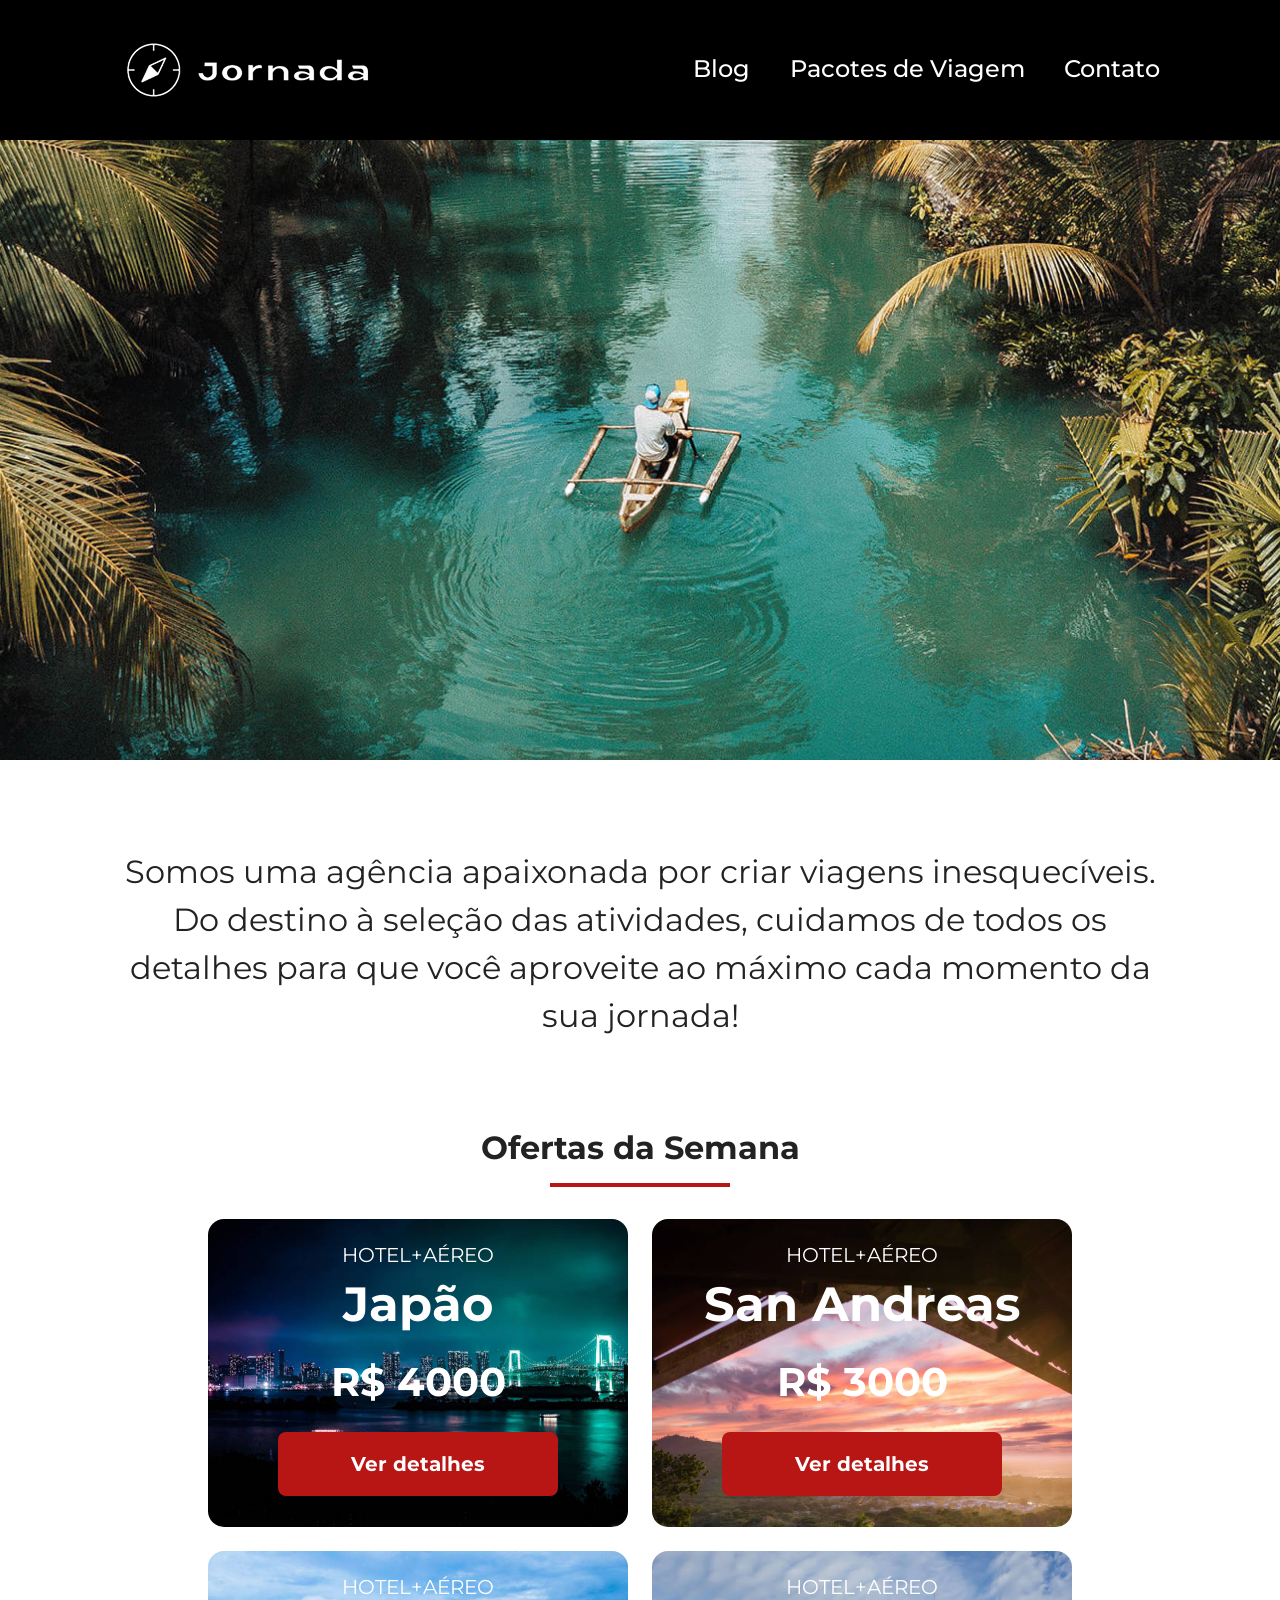
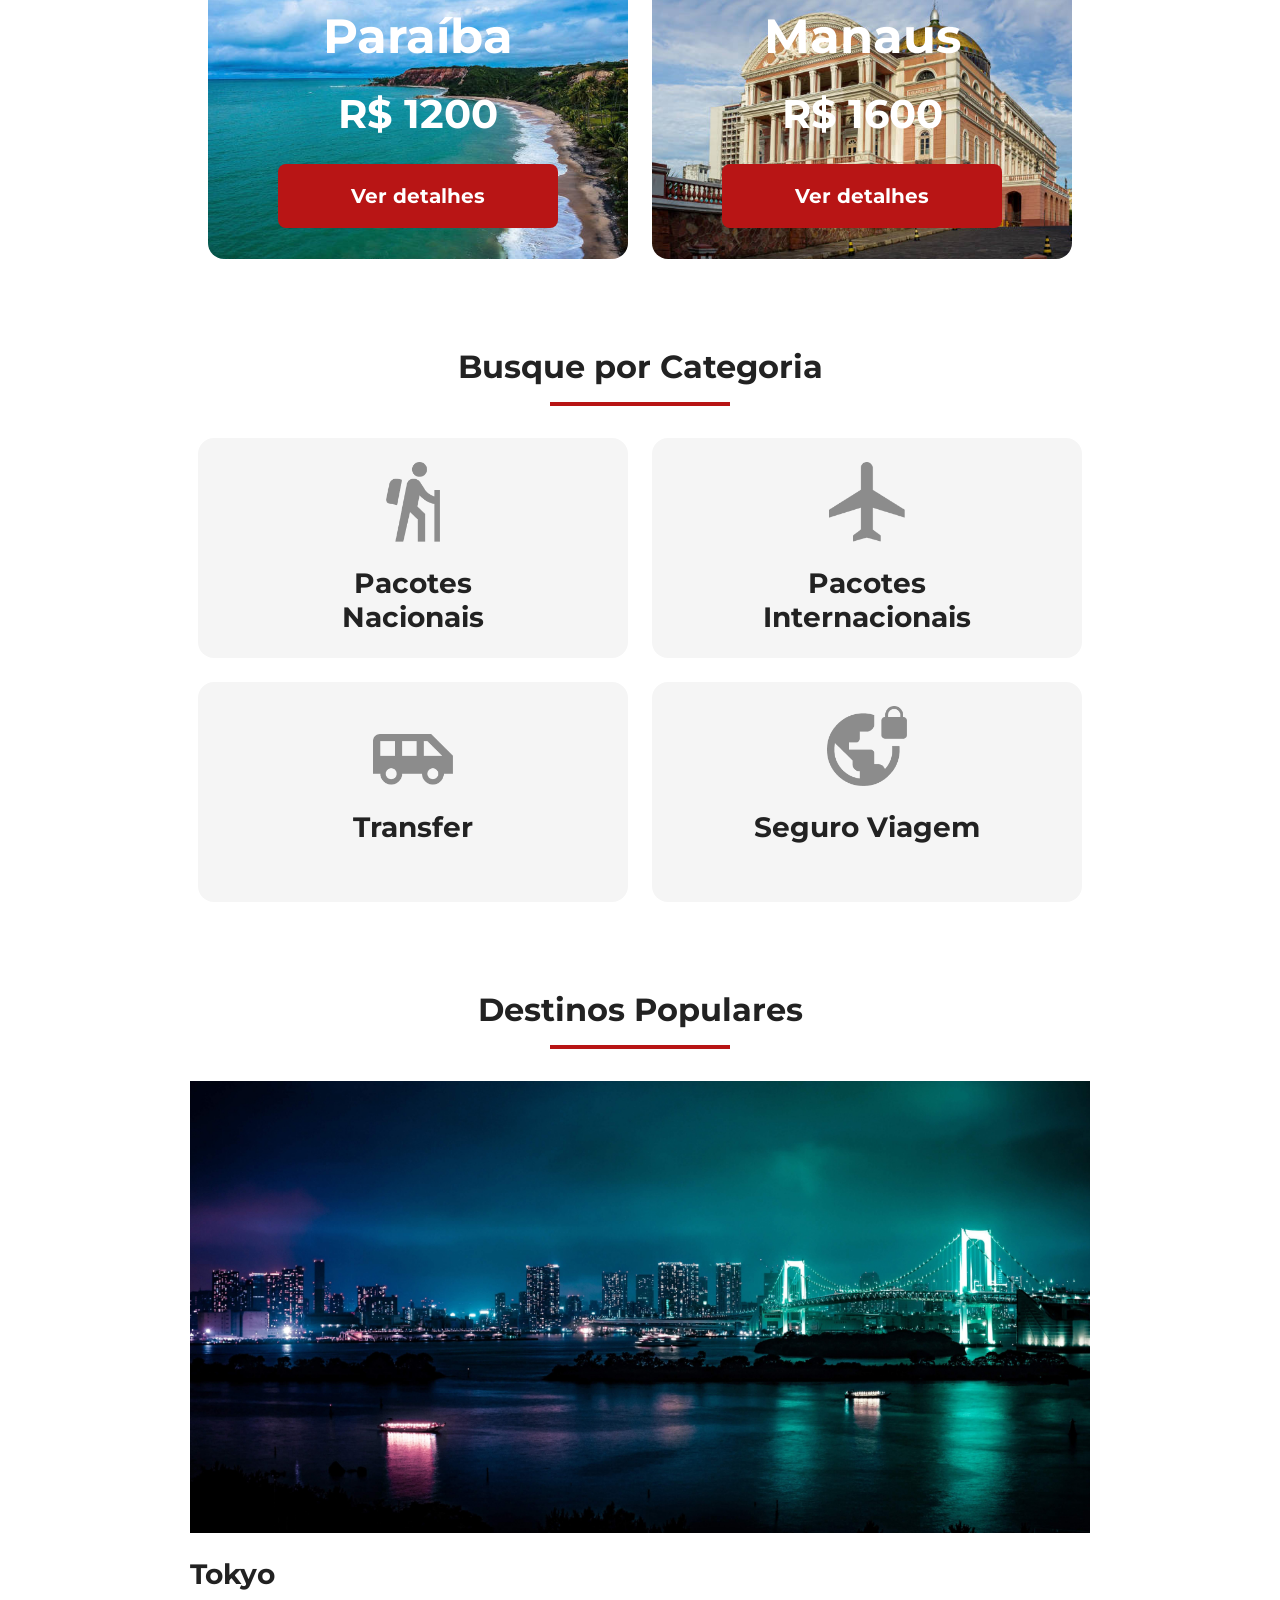
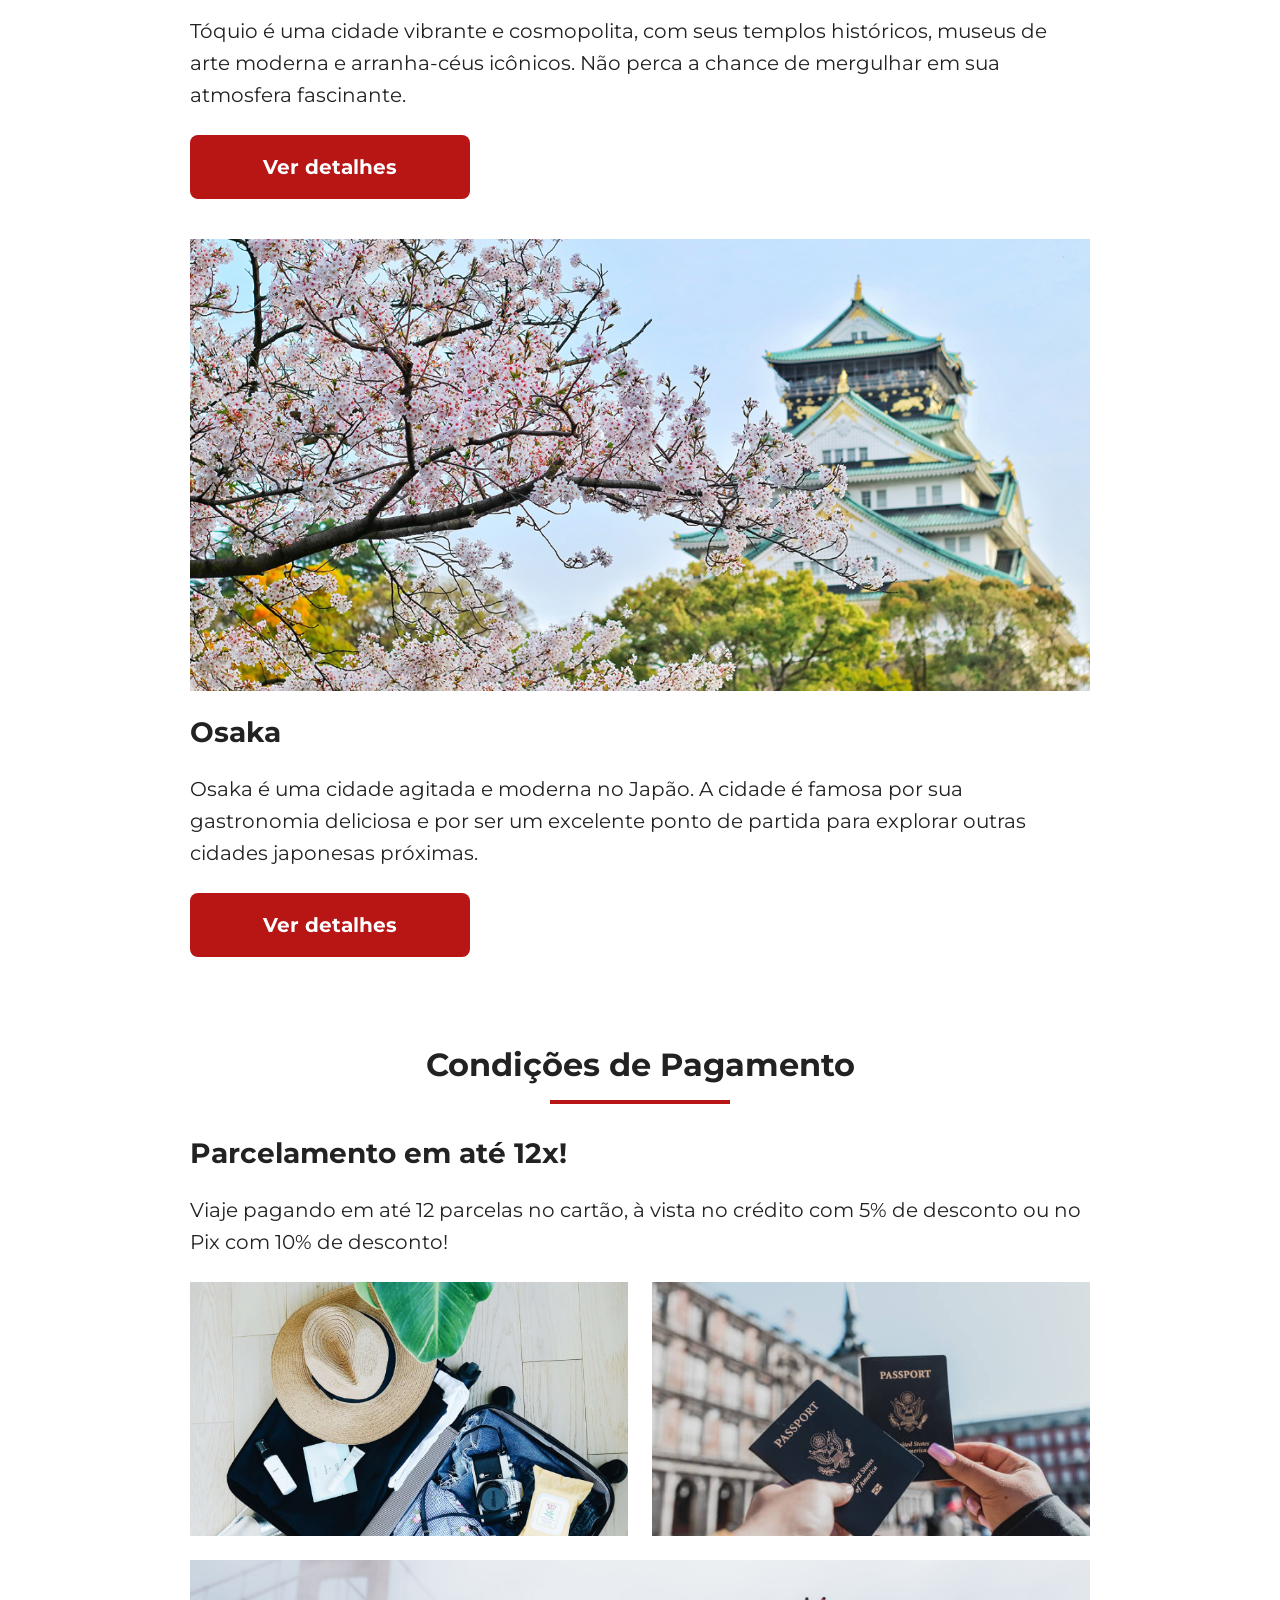
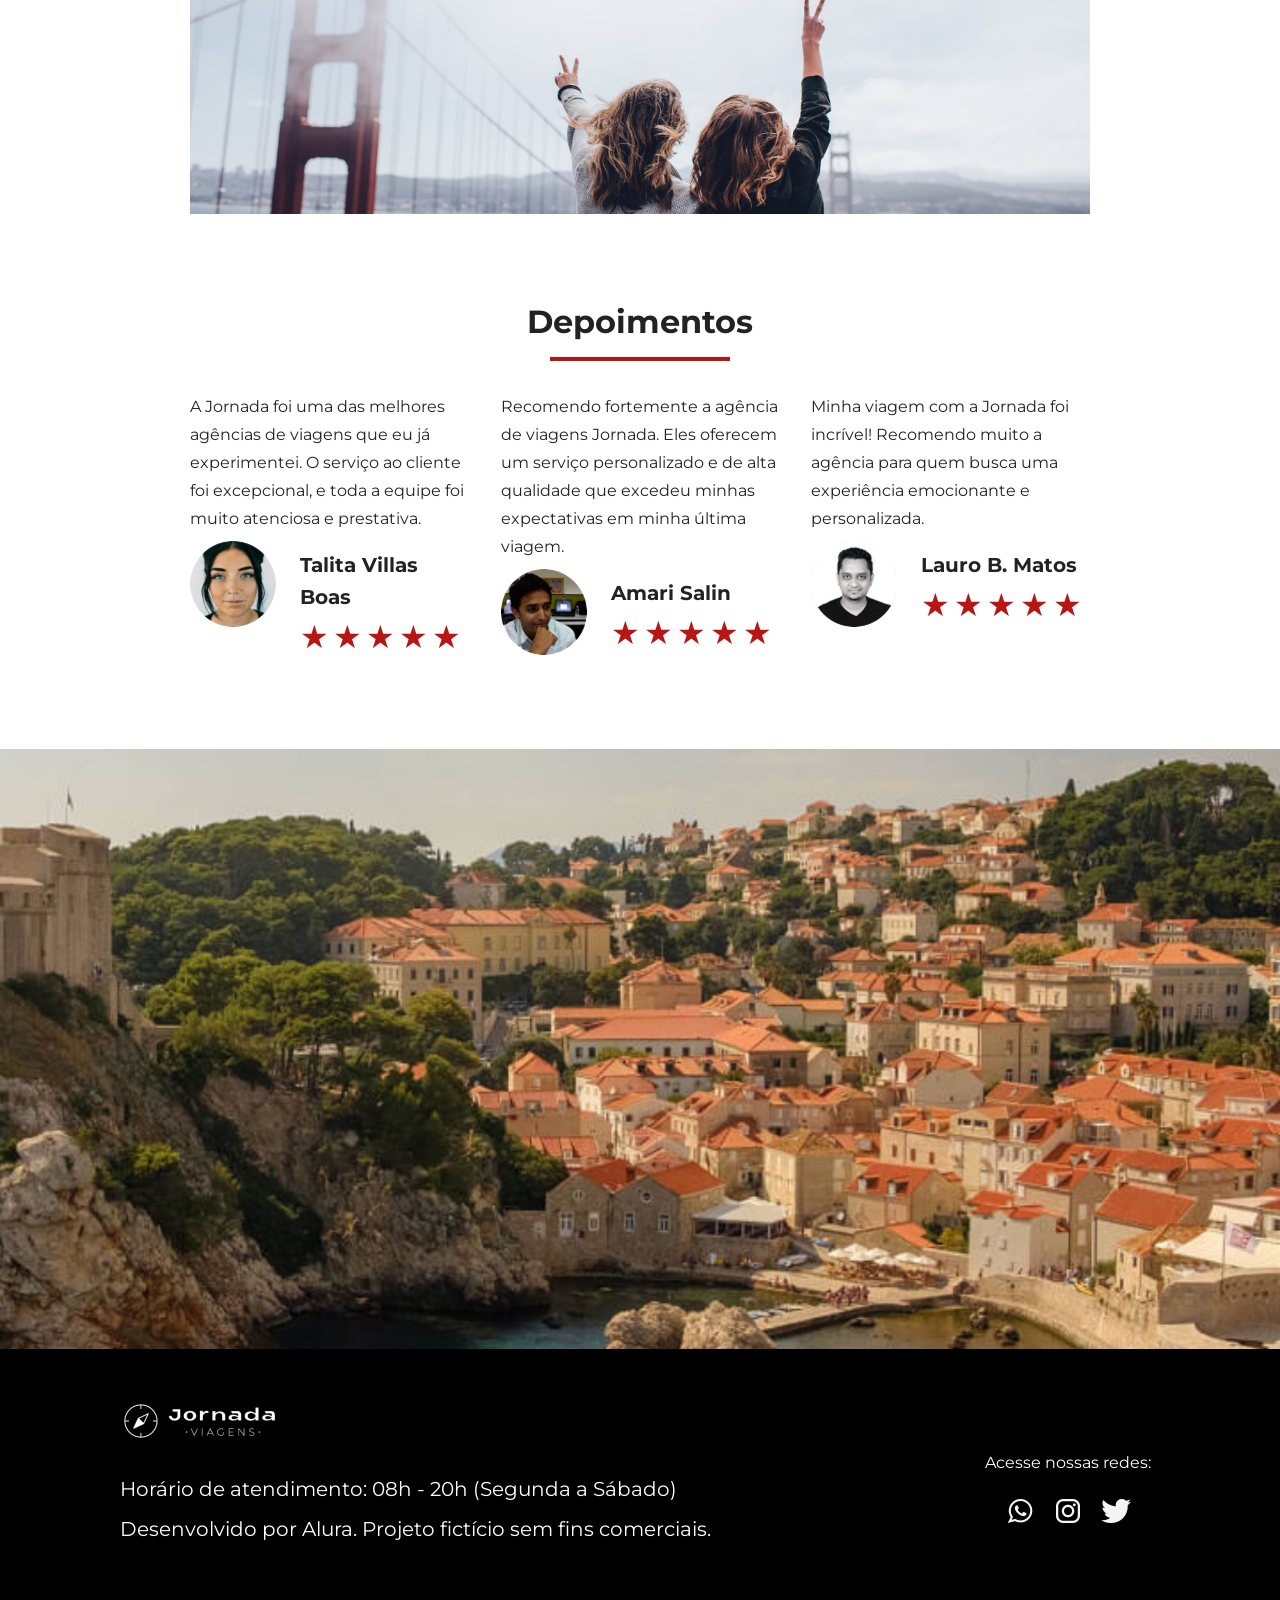
<file: index.html>
<!doctype html>
<html lang="pt-br">
  <head>
    <meta charset="UTF-8" />
    <meta name="viewport" content="width=device-width, initial-scale=1.0" />

    <meta name="description" content="Jornada Viagens, uma agência apaixonada por criar viagens inesquecíveis." />

    <link rel="icon" href="favico.svg" type="xml/svg" />
    <link rel="stylesheet" href="./css/style.css" />

    <meta name="og:title" content="Jornada Viagens">
    <meta name="og:description" content="Jornada Viagens, uma agência apaixonada por criar viagens inesquecíveis.">
    <meta name="og:image" content="https://dvdriscado.github.io/alura-jornadaviagens/img/bussola-texto-jornada-viagens.png">
    <meta name="og:type" content="website">
    <meta name="og:url" content="https://dvdriscado.github.io/alura-jornadaviagens">

    <title>Jornada Viagens</title>
  </head>
  <body>
    <header class="main-header">
      <a href="#" class="logo" title="Voltar para a página inicial">
        <figure class="img-mobile">
          <img
            src="./img/bussola-jornada-branca.png"
            alt="Bússola do logo Jornada Viagens na cor branco"
          />
          <figcaption hidden>
            Bússola do logo Jornada Viagens na cor branco
          </figcaption>
        </figure>

        <figure class="img-desktop">
          <img
            src="./img/bussola-texto-jornada-branco.png"
            alt="Logo Jornada Viagens na cor branco"
          />
        </figure>
        <figcaption hidden>Logo Jornada Viagens na cor branco</figcaption>
      </a>

      <div class="navigation-menu">
        <label for="menu">
          <figure>
            <img src="./img/menu.png" alt="Menu" />
            <figcaption hidden>Menu</figcaption>
          </figure>
        </label>
        <input type="checkbox" name="menu" id="menu" hidden />

        <nav>
          <ul class="list-links">
            <li>
              <a href="blog.html" target="_blank" title="Acessar Blog">Blog</a>
            </li>
            <li>
              <a
                href="pacotes.html"
                target="_blank"
                title="Acessar Pacotes de Viagem"
                >Pacotes de Viagem</a
              >
            </li>
            <li>
              <a href="contato.html" target="_blank" title="Acessar Contato"
                >Contato</a
              >
            </li>
          </ul>
        </nav>
      </div>
    </header>
    <main>
      <section class="hero">
        <figure class="hero-img">
          <img
            src="./img/hero-mobile.jpg"
            alt="Homem em canoa num rio tropical rodeado por palmeiras."
            hidden
          />
          <figcaption hidden>
            Homem em canoa num rio tropical rodeado por palmeiras.
          </figcaption>
        </figure>
        <h2>
          Somos uma agência apaixonada por criar viagens inesquecíveis. Do
          destino à seleção das atividades, cuidamos de todos os detalhes para
          que você aproveite ao máximo cada momento da sua jornada!
        </h2>
      </section>

      <section class="offers">
        <div class="section-title">
          <h2>Ofertas da Semana</h2>
          <hr />
        </div>

        <section class="offers-cards">
          <article class="card japao">
            <header>
              <p>HOTEL+AÉREO</p>
              <h3>
                Japão <br />
                <span> R$ 4000 </span>
              </h3>
            </header>
            <footer>
              <a href="#" class="button">Ver detalhes</a>
            </footer>
          </article>

          <article class="card san-andreas">
            <header>
              <p>HOTEL+AÉREO</p>
              <h3>
                San Andreas <br />
                <span> R$ 3000 </span>
              </h3>
            </header>
            <footer>
              <a href="#" class="button">Ver detalhes</a>
            </footer>
          </article>

          <article class="card parnaiba">
            <header>
              <p>HOTEL+AÉREO</p>
              <h3>
                Paraíba <br />
                <span> R$ 1200 </span>
              </h3>
            </header>
            <footer>
              <a href="#" class="button">Ver detalhes</a>
            </footer>
          </article>

          <article class="card manaus">
            <header>
              <p>HOTEL+AÉREO</p>
              <h3>
                Manaus <br />
                <span> R$ 1600 </span>
              </h3>
            </header>
            <footer>
              <a href="#" class="button">Ver detalhes</a>
            </footer>
          </article>
        </section>
      </section>

      <section class="category">
        <div class="section-title">
          <h2>Busque por Categoria</h2>
          <hr />
        </div>

        <section class="category-cards">
          <a
            href="#"
            class="card"
            target="_blank"
            title="Busque pela categoria Pacotes Nacionais"
          >
            <figure>
              <img
                src="./img/icon-man.png"
                alt="ícone cinza representanto uma pessoa fazendo tracking"
                class="h"
              />
            </figure>
            <h3 class="content-title">
              Pacotes <br />
              Nacionais
            </h3>
          </a>

          <a href="#" class="card">
            <figure>
              <img src="./img/icon-plane.png" alt="Um avião" class="h" />
            </figure>
            <h3 class="content-title">
              Pacotes <br />
              Internacionais
            </h3>
          </a>

          <a href="#" class="card">
            <figure>
              <img src="./img/icon-car.png" alt="Um carro" class="car w" />
            </figure>
            <h3 class="content-title">Transfer</h3>
          </a>

          <a href="#" class="card">
            <figure>
              <img src="./img/icon-world.png" alt="Um mundo" class="w" />
            </figure>
            <h3 class="content-title">Seguro Viagem</h3>
          </a>
        </section>
      </section>

      <section class="destinations">
        <div class="section-title">
          <h2>Destinos Populares</h2>
          <hr />
        </div>

        <div class="destinations-items">
          <article class="item">
            <header>
              <div class="img-item tokyo"></div>
              <h3 class="content-title">Tokyo</h3>
            </header>

            <p class="content-text">
              Tóquio é uma cidade vibrante e cosmopolita, com seus templos
              históricos, museus de arte moderna e arranha-céus icônicos. Não
              perca a chance de mergulhar em sua atmosfera fascinante.
            </p>

            <footer>
              <a
                href="#"
                class="button"
                target="_blank"
                title="Veja mais detalhes do destino Tóquio"
                >Ver detalhes</a
              >
            </footer>
          </article>

          <article class="item">
            <header>
              <div class="img-item osaka"></div>
              <h3 class="content-title">Osaka</h3>
            </header>

            <p class="content-text">
              Osaka é uma cidade agitada e moderna no Japão. A cidade é famosa
              por sua gastronomia deliciosa e por ser um excelente ponto de
              partida para explorar outras cidades japonesas próximas.
            </p>

              <a
                href="#"
                class="button"
                target="_blank"
                title="Veja mais detalhes do destino Osaka"
                >Ver detalhes</a
              >
          </article>
        </div>
      </section>

      <section class="payments">
        <div class="section-title">
          <h2>Condições de Pagamento</h2>
          <hr />
        </div>

        <div class="content-container">
          <div class="text-content">
            <h3 class="content-title">Parcelamento em até 12x!</h3>
            <p class="content-text">
              Viaje pagando em até 12 parcelas no cartão, à vista no crédito com
              5% de desconto ou no Pix com 10% de desconto!
            </p>
          </div>

          <div class="image-content">
            <div class="image first"></div>
            <div class="image second"></div>
            <div class="image thirdy"></div>
          </div>
        </div>
      </section>

      <section class="testimonials">
        <div class="section-title">
          <h2>Depoimentos</h2>
          <hr />
        </div>

        <div class="testimonial-container">
          <article>
            <header>
              <p>
                A Jornada foi uma das melhores agências de viagens que eu já
                experimentei. O serviço ao cliente foi excepcional, e toda a
                equipe foi muito atenciosa e prestativa.
              </p>
            </header>
            <footer>
              <figure>
                <img
                  src="./img/avatar-talita.png"
                  alt="imagem de perfil da cliente Talita Villas Boas"
                />
                <figcaption hidden></figcaption>
              </figure>

              <div class="profile-content">
                <h3>Talita Villas Boas</h3>
                <div class="rating">
                  <span class="star">★</span>
                  <span class="star">★</span>
                  <span class="star">★</span>
                  <span class="star">★</span>
                  <span class="star">★</span>
                </div>
              </div>
            </footer>
          </article>

          <article>
            <header>
              <p>
                Recomendo fortemente a agência de viagens Jornada. Eles oferecem
                um serviço personalizado e de alta qualidade que excedeu minhas
                expectativas em minha última viagem.
              </p>
            </header>
            <footer>
              <figure>
                <img
                  src="./img/avatar-amari.png"
                  alt="imagem de perfil da cliente Amari Salin"
                />
                <figcaption hidden></figcaption>
              </figure>

              <div class="profile-content">
                <h3>Amari Salin</h4>
                <div class="rating">
                  <span class="star">★</span>
                  <span class="star">★</span>
                  <span class="star">★</span>
                  <span class="star">★</span>
                  <span class="star">★</span>
                </div>
              </div>
            </footer>
          </article>

          <article>
            <header>
              <p>
                Minha viagem com a Jornada foi incrível! Recomendo muito a
                agência para quem busca uma experiência emocionante e
                personalizada.
              </p>
            </header>
            <footer>
              <figure>
                <img
                  src="./img/avatar-lauro.png"
                  alt="imagem de perfil da cliente Lauro B. Matos"
                />
                <figcaption hidden></figcaption>
              </figure>

              <div class="profile-content">
                <h3>Lauro B. Matos</h3>
                <div class="rating">
                  <span class="star">★</span>
                  <span class="star">★</span>
                  <span class="star">★</span>
                  <span class="star">★</span>
                  <span class="star">★</span>
                </div>
              </div>
            </footer>
          </article>
        </div>
      </section>

      <section class="hero-bottom">
        <figure class="hero-bottom-img">
          <img
            src="./img/hero-bottom-mobile.jpg"
            alt="Cidade costeira com fortalezas e mar azul."
            hidden
          />
          <figcaption hidden>
            Cidade costeira com fortalezas e mar azul.
          </figcaption>
        </figure>
      </section>
    </main>

    <footer class="main-footer">
        <section class="footer-content">
          <a href="#" class="logo-footer" title="Voltar para a página inicial">
            <figure class="img-footer">
              <img
                src="./img/bussola-texto-jornada-viagens.png"
                alt="Logo Jornada Viagens na cor branco"
              />
              <figcaption hidden>Logo Jornada Viagens na cor branco</figcaption>
            </figure>
          </a>

          <p>Horário de atendimento: 08h - 20h (Segunda a Sábado)</p>
          <p>Desenvolvido por Alura. Projeto fictício sem fins comerciais.</p>
        </section>
        <section class="footer-social">
          <p>Acesse nossas redes:</p>
          <div class="social-links">
            <a
              href="#"
              class="link"
              target="_blank"
              title="Acesse o WhatsApp do Jornada Viagens."
            >
              <figure class="img-link">
                <img
                  src="./img/icon-whatsapp.png"
                  alt="Logo da rede social WhatsApp na cor branca."
                />
              </figure>
            </a>

            <a
              href="#"
              class="link"
              target="_blank"
              title="Acesse o Instagram do Jornada Viagens."
            >
              <figure class="img-link">
                <img
                  src="./img/icon-instagram.png"
                  alt="Logo da rede social Instagram na cor branca."
                />
              </figure>
            </a>

            <a
              href="#"
              class="link"
              target="_blank"
              title="Acesse o Twitter do Jornada Viagens."
            >
              <figure class="img-link">
                <img
                  src="./img/icon-twitter.png"
                  alt="Logo da rede social Twitter na cor branca."
                />
              </figure>
            </a>
          </div>
        </section>
      </footer>
  </body>
</html>
</file>
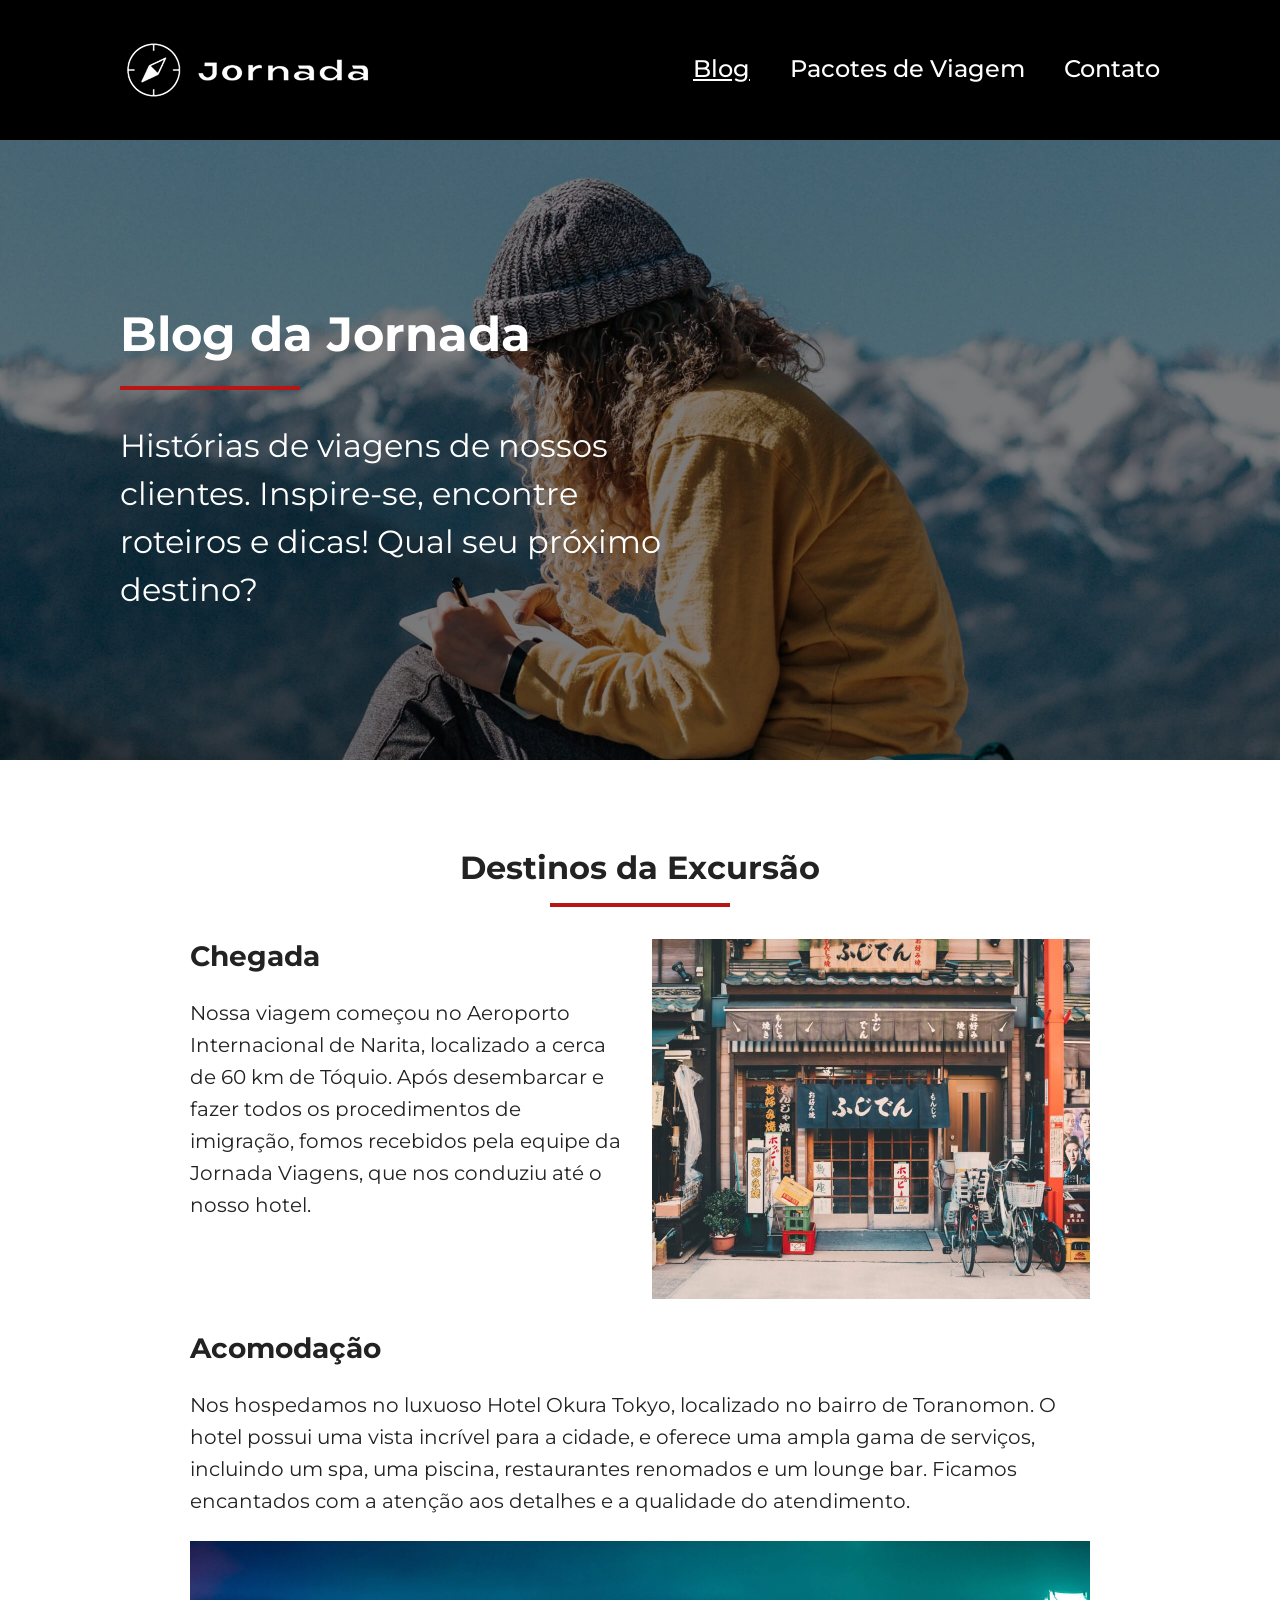
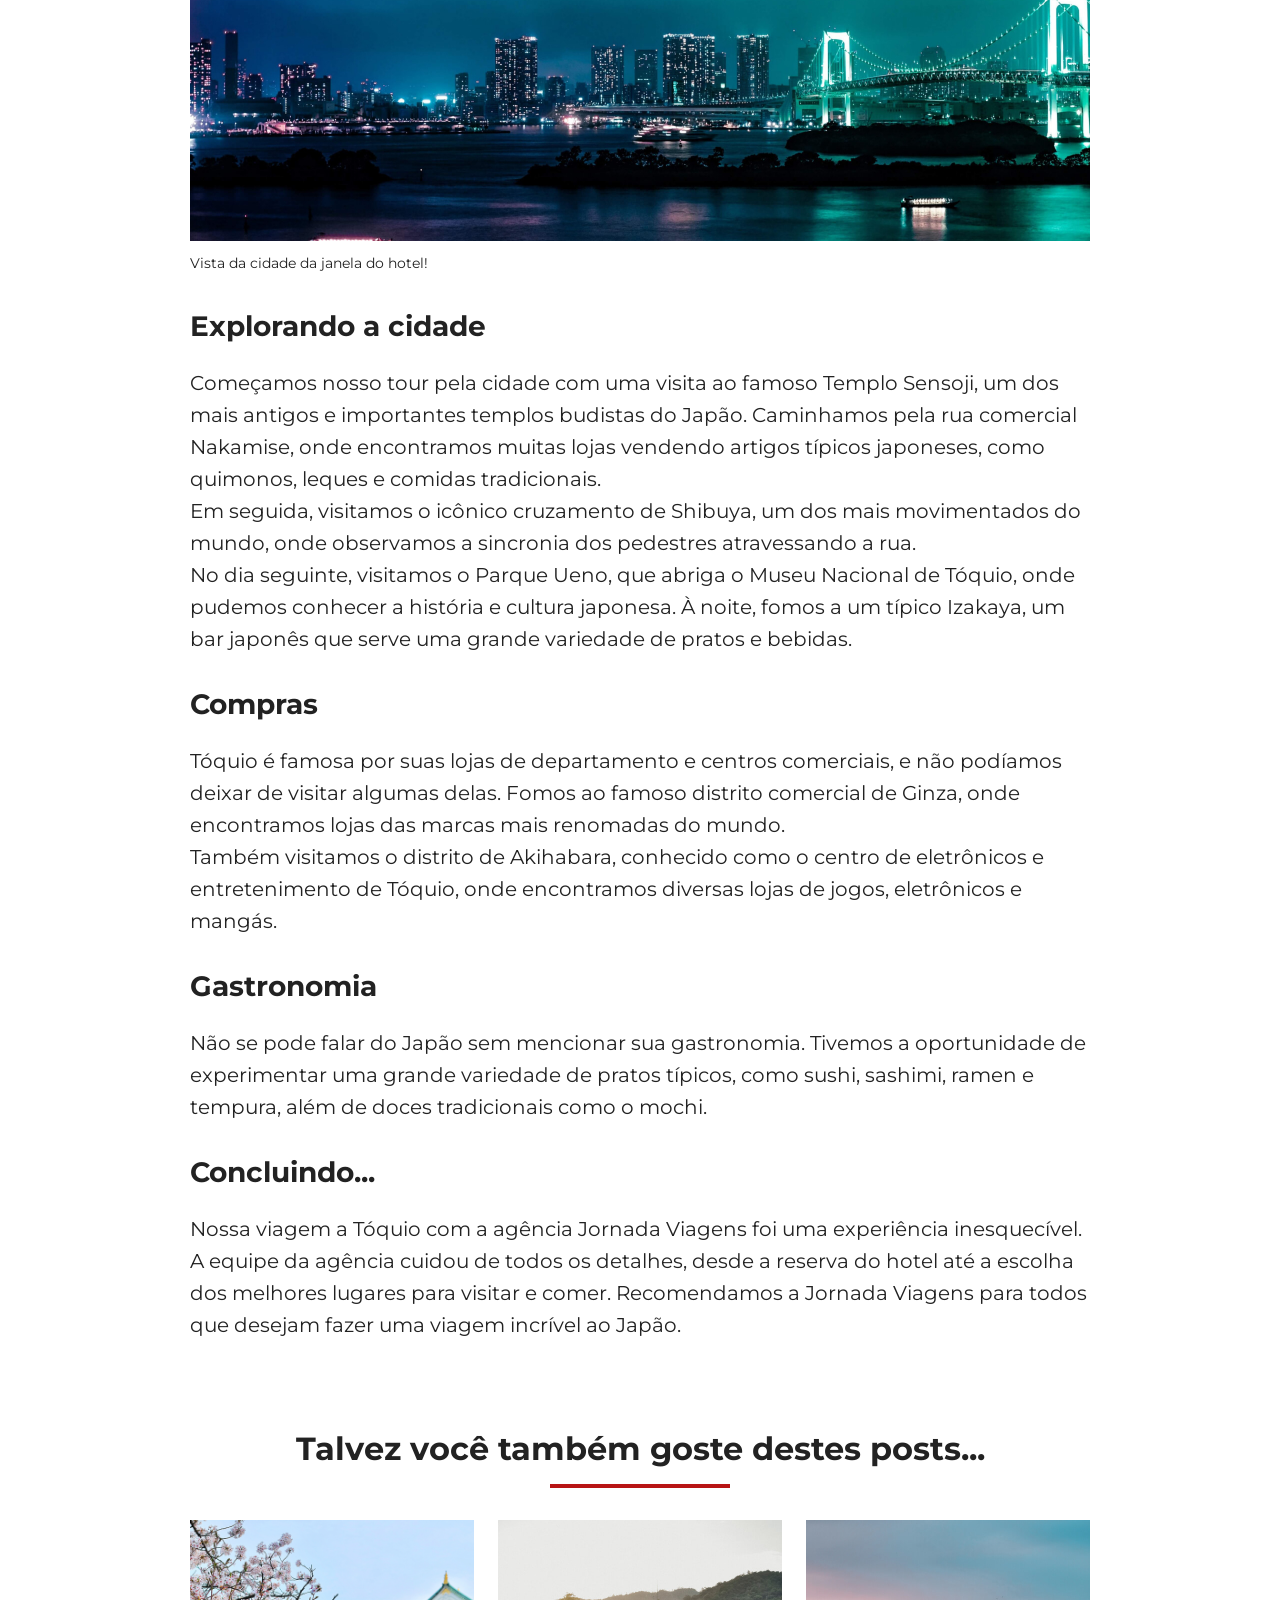
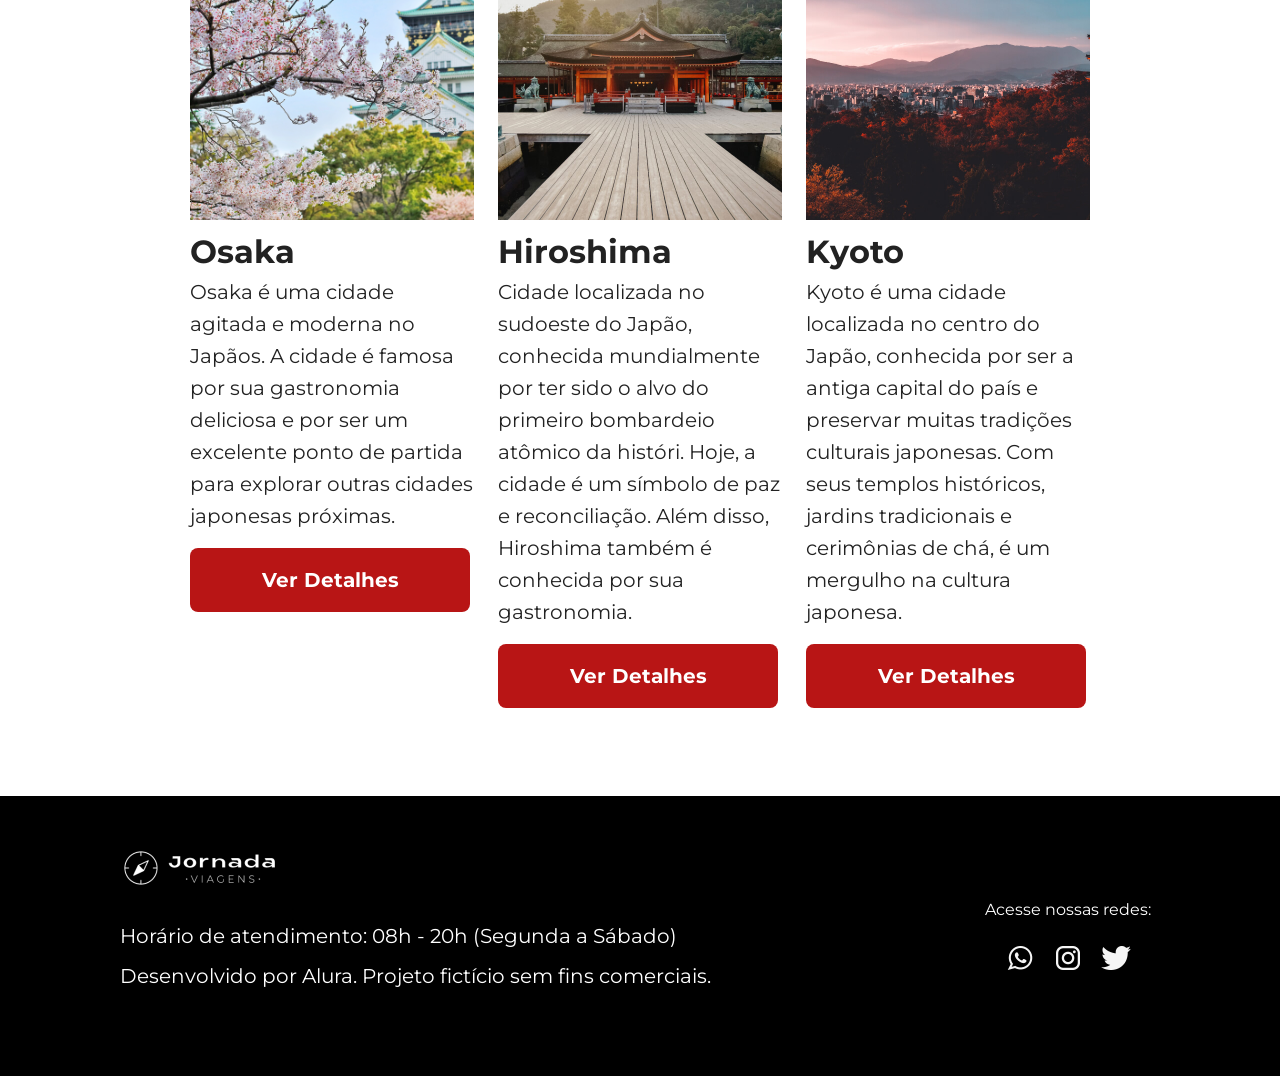
<file: blog.html>
<!doctype html>
<html lang="pt-br">
  <head>
    <meta charset="UTF-8" />
    <meta name="viewport" content="width=device-width, initial-scale=1.0" />

    <meta
      name="description"
      content="Jornada Viagens, uma agência apaixonada por criar viagens inesquecíveis."
    />

    <link rel="icon" href="favico.svg" type="xml/svg" />
    <link rel="stylesheet" href="./css/style.css" />

    <meta name="og:title" content="Blog - Jornada Viagens" />
    <meta
      name="og:description"
      content="Jornada Viagens, uma agência apaixonada por criar viagens inesquecíveis."
    />
    <meta
      name="og:image"
      content="https://dvdriscado.github.io/alura-jornadaviagens/img/bussola-texto-jornada-viagens.png"
    />
    <meta name="og:type" content="website" />
    <meta
      name="og:url"
      content="https://dvdriscado.github.io/alura-jornadaviagens/blog"
    />

    <title>Blog - Jornada Viagens</title>
  </head>
  <body>
    <header class="main-header">
      <a href="./index.html" class="logo" title="Voltar para a página inicial">
        <figure class="img-mobile">
          <img
            src="./img/bussola-jornada-branca.png"
            alt="Bússola do logo Jornada Viagens na cor branco"
          />
          <figcaption hidden>
            Bússola do logo Jornada Viagens na cor branco
          </figcaption>
        </figure>

        <figure class="img-desktop">
          <img
            src="./img/bussola-texto-jornada-branco.png"
            alt="Logo Jornada Viagens na cor branco"
          />
        </figure>
        <figcaption hidden>Logo Jornada Viagens na cor branco</figcaption>
      </a>

      <div class="navigation-menu">
        <label for="menu">
          <figure>
            <img src="./img/menu.png" alt="Menu" />
            <figcaption hidden>Menu</figcaption>
          </figure>
        </label>
        <input type="checkbox" name="menu" id="menu" hidden />

        <nav>
          <ul class="list-links">
            <li>
              <a
                href="blog.html"
                target="_blank"
                title="Acessar Blog"
                class="active"
                >Blog</a
              >
            </li>
            <li>
              <a
                href="pacotes.html"
                target="_blank"
                title="Acessar Pacotes de Viagem"
                >Pacotes de Viagem</a
              >
            </li>
            <li>
              <a href="contato.html" target="_blank" title="Acessar Contato"
                >Contato</a
              >
            </li>
          </ul>
        </nav>
      </div>
    </header>

    <main>
      <section class="blog hero">
        <figure class="hero-img">
          <img
            src="./img/hero-blog-tablet.jpg"
            alt="Mulher escreve em caderno no topo da montanha."
            hidden
          />

          <figcaption hidden>
            Mulher escreve em caderno no topo da montanha.
          </figcaption>

          <section class="hero-content">
            <h2>Blog da Jornada</h2>
            <hr />
            <p>
              Histórias de viagens de nossos clientes. Inspire-se, encontre
              roteiros e dicas! Qual seu próximo destino?
            </p>
          </section>
        </figure>
      </section>

      <section class="story">
        <div class="section-title">
          <h2>Destinos da Excursão</h2>
          <hr />
        </div>

        <article class="story-item row">
          <header class="story-content">
            <h3>Chegada</h3>
            <p>
              Nossa viagem começou no Aeroporto Internacional de Narita,
              localizado a cerca de 60 km de Tóquio. Após desembarcar e fazer
              todos os procedimentos de imigração, fomos recebidos pela equipe
              da Jornada Viagens, que nos conduziu até o nosso hotel.
            </p>
          </header>
          <footer class="story-content">
            <figure class="story-img tokyo">
              <img
                src="./img/story-tokyo-mobile.jpg"
                alt="Loja japonesa tradicional com bicicletas estacionadas."
                hidden
              />
              <figcaption hidden>
                Loja japonesa tradicional com bicicletas estacionadas.
              </figcaption>
            </figure>
          </footer>
        </article>

        <article class="story-item">
          <header>
            <h3>Acomodação</h3>
            <p>
              Nos hospedamos no luxuoso Hotel Okura Tokyo, localizado no bairro
              de Toranomon. O hotel possui uma vista incrível para a cidade, e
              oferece uma ampla gama de serviços, incluindo um spa, uma piscina,
              restaurantes renomados e um lounge bar. Ficamos encantados com a
              atenção aos detalhes e a qualidade do atendimento.
            </p>
          </header>

          <footer>
            <figure class="story-img tokyo-city">
              <img
                src="./img/story-tokyo-city-mobile.jpg"
                alt="Vista noturna da cidade com ponte iluminada sobre a água."
                hidden
              />
              <figcaption hidden>
                Vista noturna da cidade com ponte iluminada sobre a água.
              </figcaption>
            </figure>

            <p class="caption">Vista da cidade da janela do hotel!</p>
          </footer>
        </article>

        <article class="story-item">
          <header>
            <h3>Explorando a cidade</h3>
            <p>
              Começamos nosso tour pela cidade com uma visita ao famoso Templo
              Sensoji, um dos mais antigos e importantes templos budistas do
              Japão. Caminhamos pela rua comercial Nakamise, onde encontramos
              muitas lojas vendendo artigos típicos japoneses, como quimonos,
              leques e comidas tradicionais. <br />Em seguida, visitamos o
              icônico cruzamento de Shibuya, um dos mais movimentados do mundo,
              onde observamos a sincronia dos pedestres atravessando a rua.
              <br />No dia seguinte, visitamos o Parque Ueno, que abriga o Museu
              Nacional de Tóquio, onde pudemos conhecer a história e cultura
              japonesa. À noite, fomos a um típico Izakaya, um bar japonês que
              serve uma grande variedade de pratos e bebidas.
            </p>
          </header>
        </article>

        <article class="story-item">
          <header>
            <h3>Compras</h3>
            <p>
              Tóquio é famosa por suas lojas de departamento e centros
              comerciais, e não podíamos deixar de visitar algumas delas. Fomos
              ao famoso distrito comercial de Ginza, onde encontramos lojas das
              marcas mais renomadas do mundo. <br />Também visitamos o distrito
              de Akihabara, conhecido como o centro de eletrônicos e
              entretenimento de Tóquio, onde encontramos diversas lojas de
              jogos, eletrônicos e mangás.
            </p>
          </header>
        </article>

        <article class="story-item">
          <header>
            <h3>Gastronomia</h3>
            <p>
              Não se pode falar do Japão sem mencionar sua gastronomia. Tivemos
              a oportunidade de experimentar uma grande variedade de pratos
              típicos, como sushi, sashimi, ramen e tempura, além de doces
              tradicionais como o mochi.
            </p>
          </header>
        </article>

        <article class="story-item">
          <header>
            <h3>Concluindo...</h3>
            <p>
              Nossa viagem a Tóquio com a agência Jornada Viagens foi uma
              experiência inesquecível. A equipe da agência cuidou de todos os
              detalhes, desde a reserva do hotel até a escolha dos melhores
              lugares para visitar e comer. Recomendamos a Jornada Viagens para
              todos que desejam fazer uma viagem incrível ao Japão.
            </p>
          </header>
        </article>
      </section>

      <section class="posts">
        <div class="section-title">
          <h2>Talvez você também goste destes posts...</h2>
          <hr />
        </div>

        <div class="posts-container">
          <article>
            <figure class="post-img osaka">
              <img src="./img/osaka-mobile.jpg" alt="" hidden />
              <figcaption hidden></figcaption>
            </figure>
            <h3>Osaka</h3>
            <p>
              Osaka é uma cidade agitada e moderna no Japãos. A cidade é famosa
              por sua gastronomia deliciosa e por ser um excelente ponto de
              partida para explorar outras cidades japonesas próximas.
            </p>
            <a href="#" class="button" target="_blank" title="">Ver Detalhes</a>
          </article>

          <article>
            <figure class="post-img hiroshima">
              <img src="./img/hiroshima-mobile.jpg" alt="" hidden />
              <figcaption hidden></figcaption>
            </figure>
            <h3>Hiroshima</h3>
            <p>
              Cidade localizada no sudoeste do Japão, conhecida mundialmente por
              ter sido o alvo do primeiro bombardeio atômico da históri. Hoje, a
              cidade é um símbolo de paz e reconciliação. Além disso, Hiroshima
              também é conhecida por sua gastronomia.
            </p>
            <a href="#" class="button" target="_blank" title="">Ver Detalhes</a>
          </article>

          <article>
            <figure class="post-img kyoto">
              <img src="./img/kyoto-mobile.jpg" alt="" hidden />
              <figcaption hidden></figcaption>
            </figure>
            <h3>Kyoto</h3>
            <p>
              Kyoto é uma cidade localizada no centro do Japão, conhecida por
              ser a antiga capital do país e preservar muitas tradições
              culturais japonesas. Com seus templos históricos, jardins
              tradicionais e cerimônias de chá, é um mergulho na cultura
              japonesa.
            </p>
            <a href="#" class="button" target="_blank" title="">Ver Detalhes</a>
          </article>
        </div>
      </section>
    </main>
    <footer class="main-footer">
      <section class="footer-content">
        <a href="#" class="logo-footer" title="Voltar para a página inicial">
          <figure class="img-footer">
            <img
              src="./img/bussola-texto-jornada-viagens.png"
              alt="Logo Jornada Viagens na cor branco"
            />
            <figcaption hidden>Logo Jornada Viagens na cor branco</figcaption>
          </figure>
        </a>

        <p>Horário de atendimento: 08h - 20h (Segunda a Sábado)</p>
        <p>Desenvolvido por Alura. Projeto fictício sem fins comerciais.</p>
      </section>
      <section class="footer-social">
        <p>Acesse nossas redes:</p>
        <div class="social-links">
          <a
            href="#"
            class="link"
            target="_blank"
            title="Acesse o WhatsApp do Jornada Viagens."
          >
            <figure class="img-link">
              <img
                src="./img/icon-whatsapp.png"
                alt="Logo da rede social WhatsApp na cor branca."
              />
            </figure>
          </a>

          <a
            href="#"
            class="link"
            target="_blank"
            title="Acesse o Instagram do Jornada Viagens."
          >
            <figure class="img-link">
              <img
                src="./img/icon-instagram.png"
                alt="Logo da rede social Instagram na cor branca."
              />
            </figure>
          </a>

          <a
            href="#"
            class="link"
            target="_blank"
            title="Acesse o Twitter do Jornada Viagens."
          >
            <figure class="img-link">
              <img
                src="./img/icon-twitter.png"
                alt="Logo da rede social Twitter na cor branca."
              />
            </figure>
          </a>
        </div>
      </section>
    </footer>
  </body>
</html>
</file>
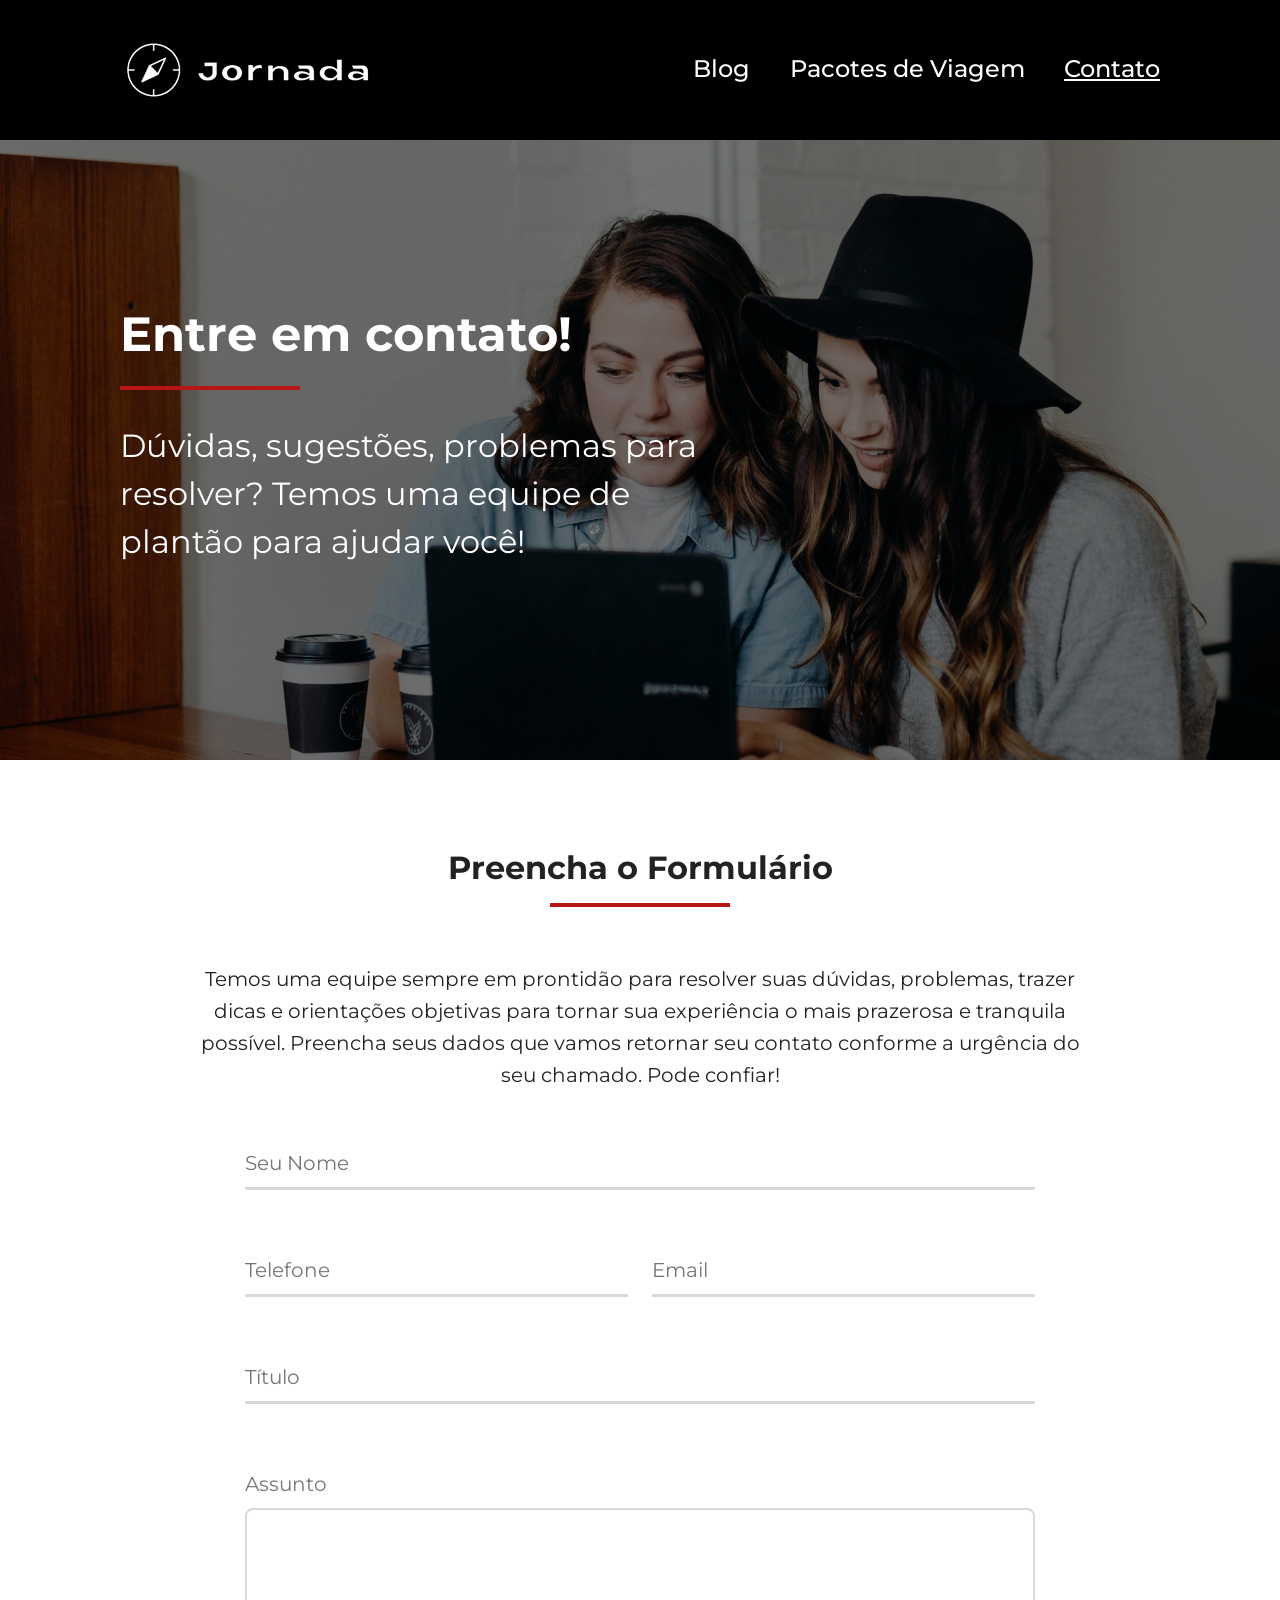
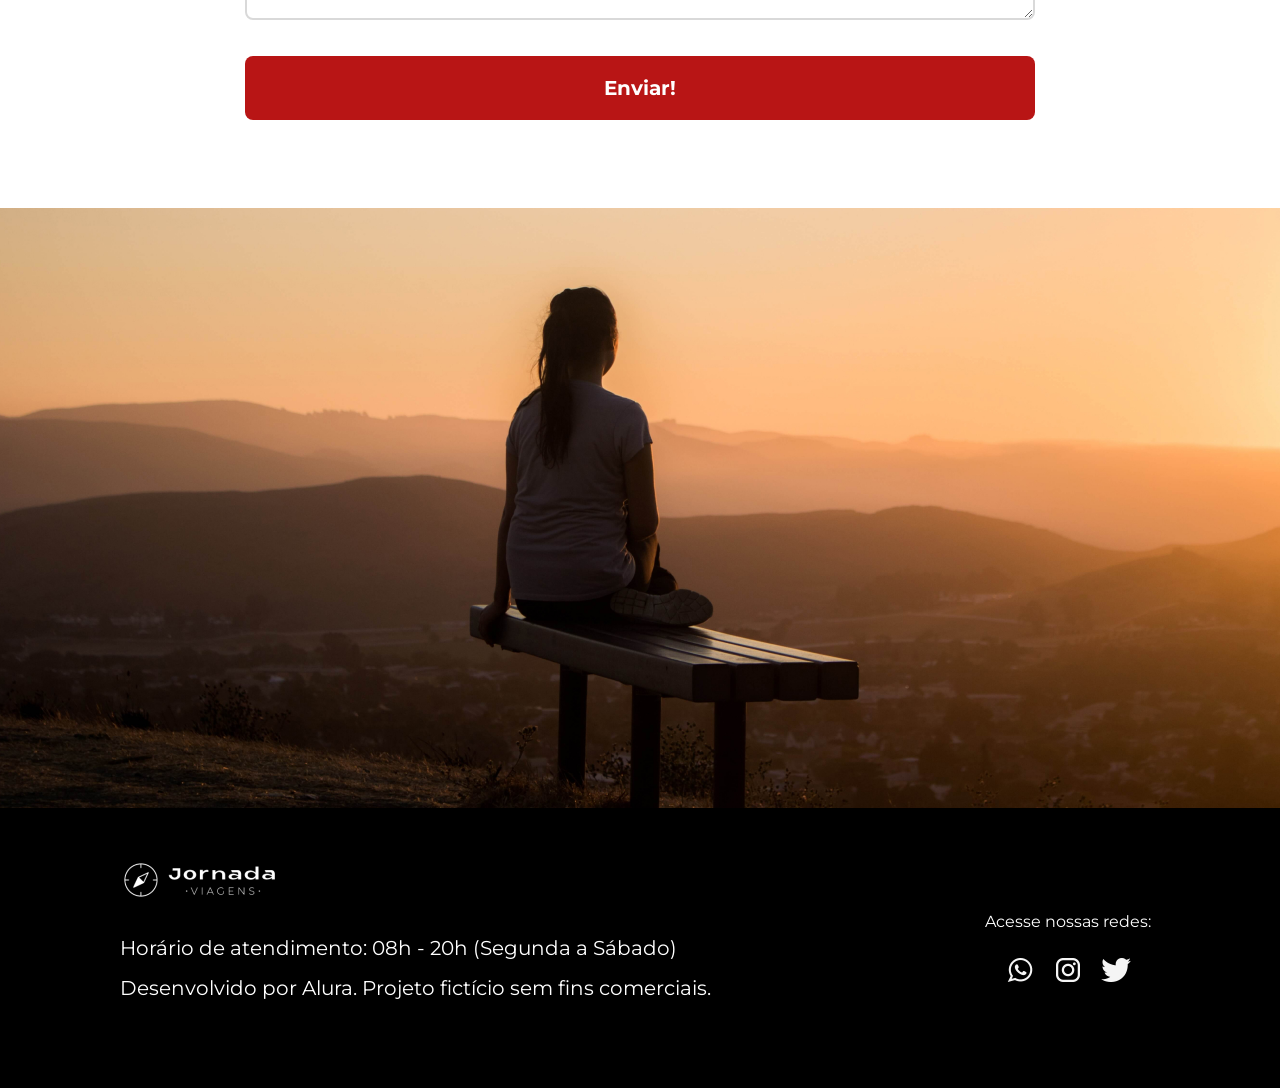
<file: contato.html>
<!doctype html>
<html lang="pt-br">
  <head>
    <meta charset="UTF-8" />
    <meta name="viewport" content="width=device-width, initial-scale=1.0" />

    <meta
      name="description"
      content="Jornada Viagens, uma agência apaixonada por criar viagens inesquecíveis."
    />

    <link rel="icon" href="favico.svg" type="xml/svg" />
    <link rel="stylesheet" href="./css/style.css" />

    <meta name="og:title" content="Contato - Jornada Viagens" />
    <meta
      name="og:description"
      content="Jornada Viagens, uma agência apaixonada por criar viagens inesquecíveis."
    />
    <meta
      name="og:image"
      content="https://dvdriscado.github.io/alura-jornadaviagens/img/bussola-texto-jornada-viagens.png"
    />
    <meta name="og:type" content="website" />
    <meta
      name="og:url"
      content="https://dvdriscado.github.io/alura-jornadaviagens/contact"
    />

    <title>Contato - Jornada Viagens</title>
  </head>
  <body>
    <header class="main-header">
      <a href="./index.html" class="logo" title="Voltar para a página inicial">
        <figure class="img-mobile">
          <img
            src="./img/bussola-jornada-branca.png"
            alt="Bússola do logo Jornada Viagens na cor branco"
          />
          <figcaption hidden>
            Bússola do logo Jornada Viagens na cor branco
          </figcaption>
        </figure>

        <figure class="img-desktop">
          <img
            src="./img/bussola-texto-jornada-branco.png"
            alt="Logo Jornada Viagens na cor branco"
          />
        </figure>
        <figcaption hidden>Logo Jornada Viagens na cor branco</figcaption>
      </a>

      <div class="navigation-menu">
        <label for="menu">
          <figure>
            <img src="./img/menu.png" alt="Menu" />
            <figcaption hidden>Menu</figcaption>
          </figure>
        </label>
        <input type="checkbox" name="menu" id="menu" hidden />

        <nav>
          <ul class="list-links">
            <li>
              <a href="blog.html" target="_blank" title="Acessar Blog">Blog</a>
            </li>
            <li>
              <a
                href="pacotes.html"
                target="_blank"
                title="Acessar Pacotes de Viagem"
                >Pacotes de Viagem</a
              >
            </li>
            <li>
              <a
                href="contato.html"
                class="active"
                target="_blank"
                title="Acessar Contato"
                >Contato</a
              >
            </li>
          </ul>
        </nav>
      </div>
    </header>

    <main>
      <section class="contact hero">
        <figure class="hero-img">
          <img src="./img/hero-contact-mobile-tablet.jpg" alt="Duas mulheres olham para um laptop." hidden />

          <figcaption hidden>Duas mulheres olham para um laptop.</figcaption>

          <section class="hero-content">
            <h2>Entre em contato!</h2>
            <hr />
            <p>
              Dúvidas, sugestões, problemas para resolver? Temos uma equipe de
              plantão para ajudar você!
            </p>
          </section>
        </figure>
      </section>

      <section class="form">
        <div class="section-title">
          <h2>Preencha o Formulário</h2>
          <hr />
        </div>

        <p>
          Temos uma equipe sempre em prontidão para resolver suas dúvidas,
          problemas, trazer dicas e orientações objetivas para tornar sua
          experiência o mais prazerosa e tranquila possível. Preencha seus dados
          que vamos retornar seu contato conforme a urgência do seu chamado.
          Pode confiar!
        </p>

        <form action="" method="get">
          <input
            type="text"
            name="name"
            id="name"
            placeholder="Seu Nome"
            required
          />

          <div class="row">
            <input
              type="tel"
              name="tel"
              id="tel"
              pattern="[0-9]{11}"
              placeholder="Telefone"
              aria-describedby="phoneHelp"
              required
            />
            <small id="phoneHelp" hidden
              >Preencha com 11 dígitos no formato: DDD + número sem espaços ou
              hífen.</small
            >

            <input
              type="email"
              name="email"
              id="email"
              placeholder="Email"
              required
            />
          </div>

          <input
            type="text"
            name="title"
            id="title"
            placeholder="Título"
            required
          />

          <label for="description">Assunto</label>
          <textarea name="description" id="description" rows="3"></textarea>

          <button class="button" type="submit">Enviar!</button>
        </form>
      </section>

      <section class="contact hero-bottom">
        <figure class="contact hero-bottom-img">
          <img src="./img/hero-bottom-contact-mobile.jpg" alt="Menina sentada em banco observa o pôr do sol." hidden />
          <figcaption hidden>Menina sentada em banco observa o pôr do sol.</figcaption>
        </figure>
      </section>
    </main>

    <footer class="main-footer">
      <section class="footer-content">
        <a href="#" class="logo-footer" title="Voltar para a página inicial">
          <figure class="img-footer">
            <img
              src="./img/bussola-texto-jornada-viagens.png"
              alt="Logo Jornada Viagens na cor branco"
            />
            <figcaption hidden>Logo Jornada Viagens na cor branco</figcaption>
          </figure>
        </a>

        <p>Horário de atendimento: 08h - 20h (Segunda a Sábado)</p>
        <p>Desenvolvido por Alura. Projeto fictício sem fins comerciais.</p>
      </section>
      <section class="footer-social">
        <p>Acesse nossas redes:</p>
        <div class="social-links">
          <a
            href="#"
            class="link"
            target="_blank"
            title="Acesse o WhatsApp do Jornada Viagens."
          >
            <figure class="img-link">
              <img
                src="./img/icon-whatsapp.png"
                alt="Logo da rede social WhatsApp na cor branca."
              />
            </figure>
          </a>

          <a
            href="#"
            class="link"
            target="_blank"
            title="Acesse o Instagram do Jornada Viagens."
          >
            <figure class="img-link">
              <img
                src="./img/icon-instagram.png"
                alt="Logo da rede social Instagram na cor branca."
              />
            </figure>
          </a>

          <a
            href="#"
            class="link"
            target="_blank"
            title="Acesse o Twitter do Jornada Viagens."
          >
            <figure class="img-link">
              <img
                src="./img/icon-twitter.png"
                alt="Logo da rede social Twitter na cor branca."
              />
            </figure>
          </a>
        </div>
      </section>
    </footer>
  </body>
</html>
</file>
<file: css/style.css>
@import url(global.css);
@import url(header.css);
@import url(hero.css);
@import url(offers.css);
@import url(story.css);
@import url(posts.css);
@import url(category.css);
@import url(destinations.css);
@import url(payments.css);
@import url(testimonials.css);
@import url(form.css);
@import url(hero-bottom.css);
@import url(footer.css);
</file>
